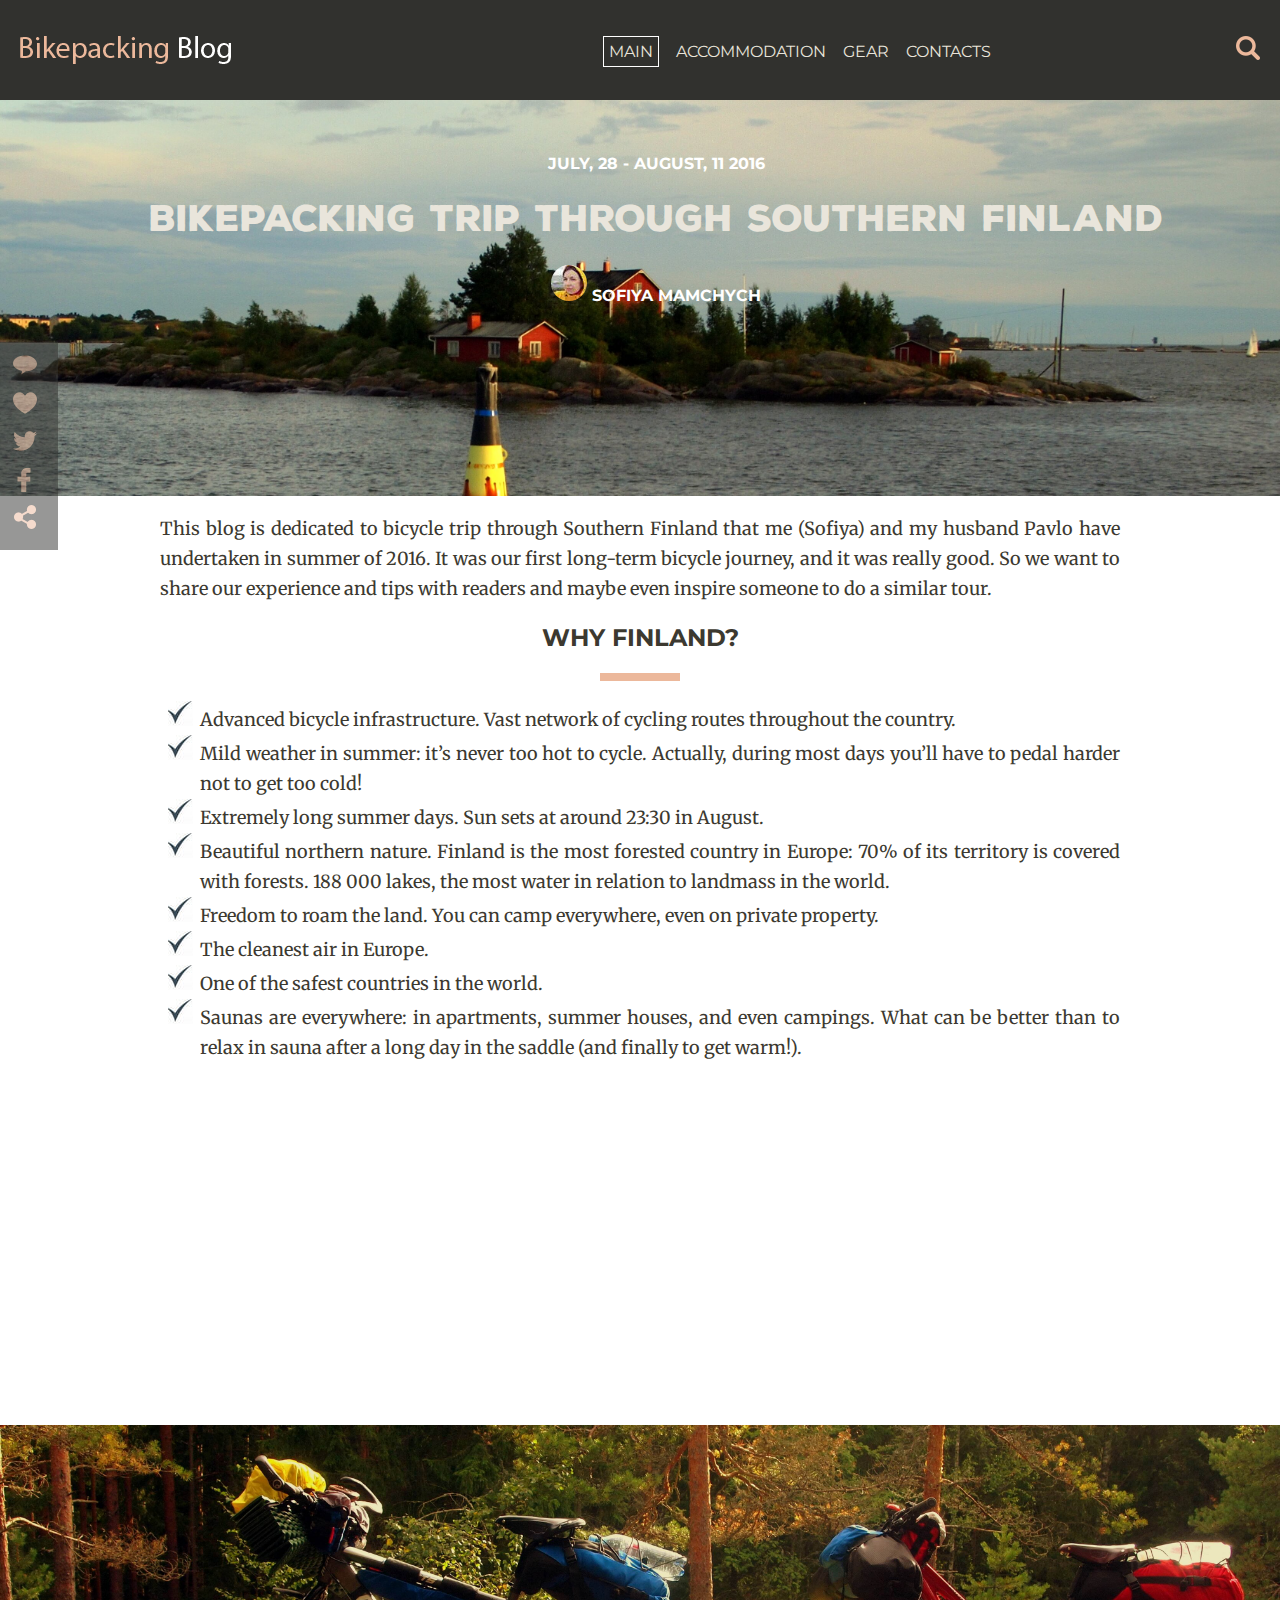
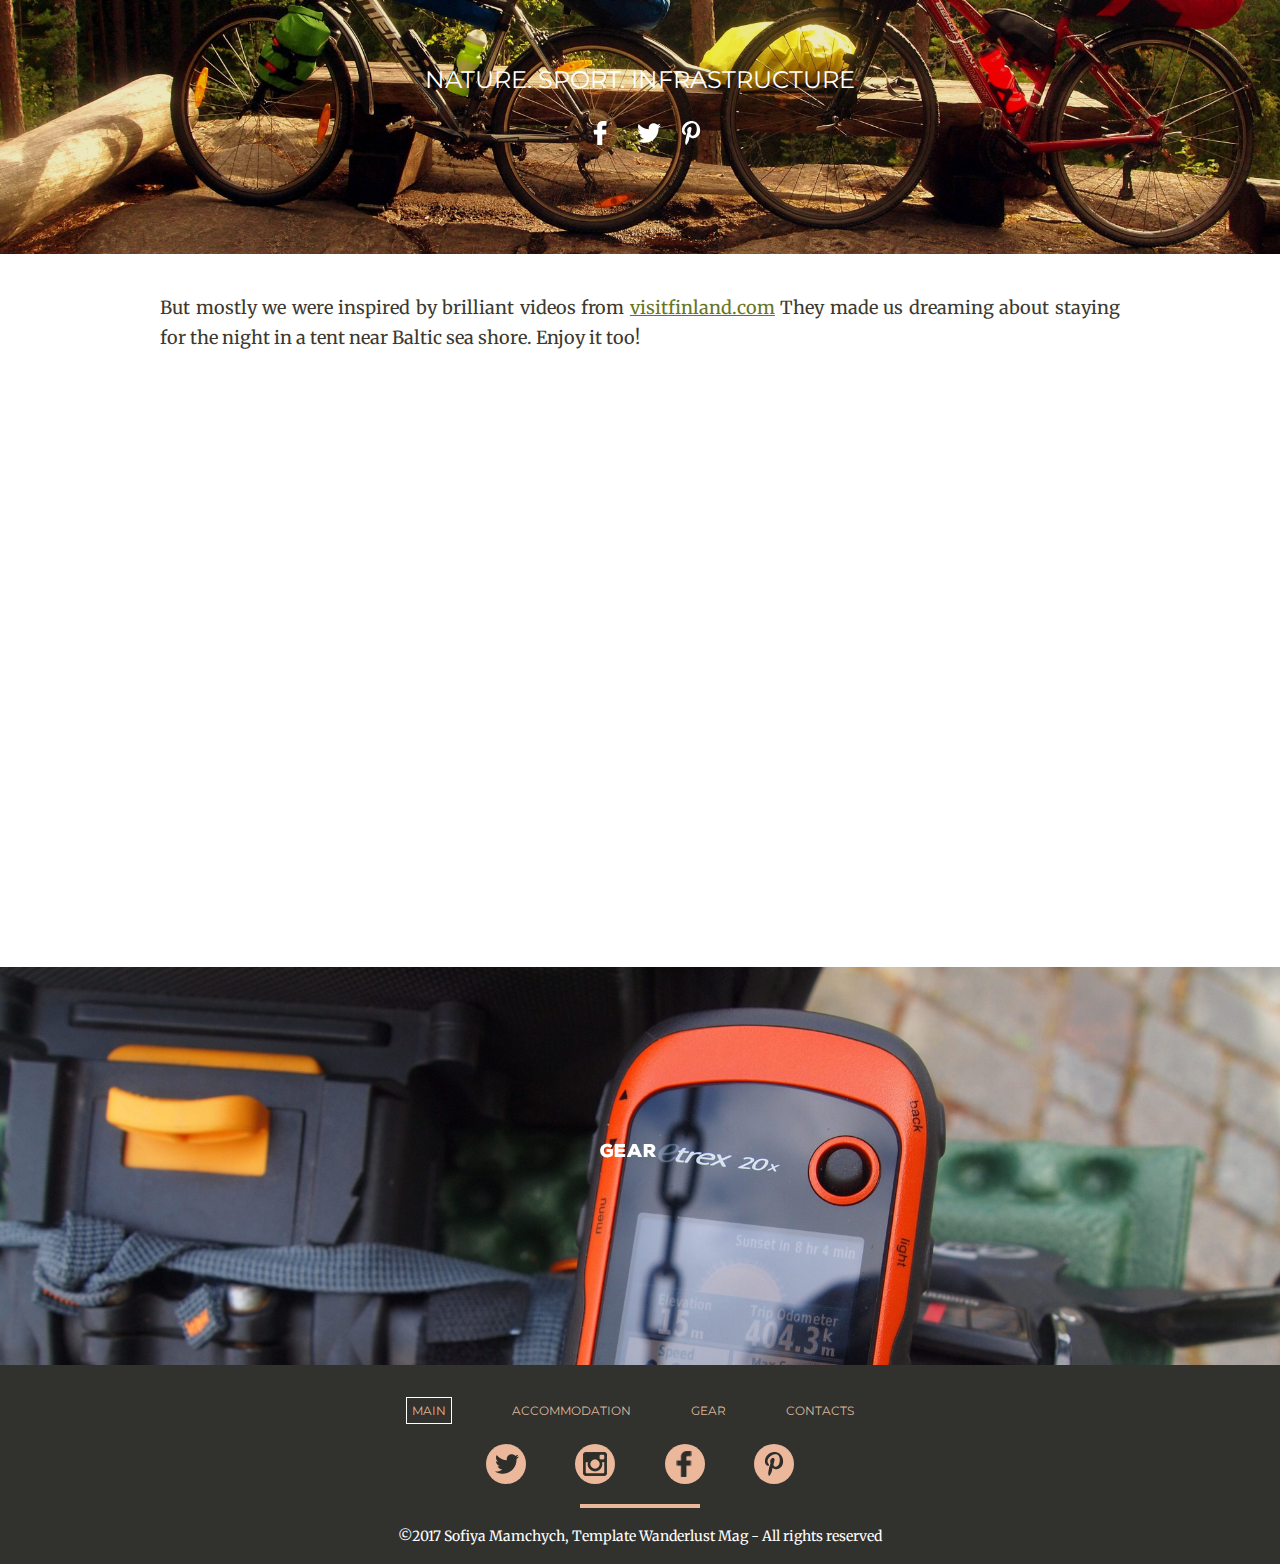
<file: index.html>
<!DOCTYPE html>
<html lang="en">
<head>
	<title>Home</title>
    <meta charset="utf-8"/>
    <meta name="viewport" content="width=device-width, initial-scale=1.0, maximum-scale=1.0, user-scalable=no">
    <link rel="stylesheet" href="style.css">
   	<link href="https://fonts.googleapis.com/css?family=Montserrat" rel="stylesheet">
   	<link href="https://fonts.googleapis.com/css?family=Merriweather" rel="stylesheet">
   	<link rel="stylesheet" type="text/css" href="slick/slick.css"/>

   	<script src="jquery.min.js"></script>
   	<script type="text/javascript" src="slick/slick.js"></script>


</head>
<body>

	<header>
		<div>
			<img class="headerphoto" src="img/header.jpg" alt="header">
			<img class="headerphoto1" src="img/header1.jpg" alt="header">
			<div class="headtext">
				<h3>July, 28 - August, 11 2016</h3>
				<h1>Bikepacking trip through Southern Finland</h1>
				<div class="author">
					<h3><a href="#"><img src="img/author.jpg" alt="author"></a>	Sofiya Mamchych</h3>
				</div>
			</div>
		</div>
		
		<div class="topline">
			<div>
				<a href="index.html"><img src="img/logo.png" alt="logo" class="logo"></a>
			</div>
			<div class="menulines">
				<ul class="menu">
				<li><a class="current" href="index.html">main</a></li>
				<li><a href="places.html">accommodation</a></li>
				<li><a href="gear.html">gear</a></li>
				<li><a href="contacts.html">contacts</a></li>
				</ul>
			</div>
			<div class="dropdown">
				<input type="checkbox" id="menumob">
 			 	<label for="menumob"> </label>
  				<div class="navigation-mob"> 
  					<nav>
						<a href="index.html">main</a>
						<a href="places.html">accommodation</a>
						<a href="gear.html">gear</a>
						<a href="contacts.html">contacts</a>
						
					</nav>
  				</div>
					
				<a href="#"><img src="img/search.png" alt="search" class="search"></a>	
			</div>

		</div>
	</header>

		<div class="back">
			<a href="#"><div class="bbl"></div></a>
			<a href="#"><div class="love"></div></a>
			<a href="#"><div class="twit"></div></a>
			<a href="#"><div class="faceb"></div></a>
			<a href="#"><div class="share"></div></a>
		</div>
	
	<div class="wrap">
		<article class="top-article"><p>This blog is dedicated to bicycle trip through Southern Finland that me (Sofiya) and my husband Pavlo have undertaken in summer of 2016. It was our first long-term bicycle journey, and it was really good. So we want to share our experience and tips with readers and maybe even inspire someone to do a similar tour. </p>
		<h2>Why Finland?</h2>
		<div class="midline"></div>
		<ul>

			<li>Advanced bicycle infrastructure. Vast network of cycling routes throughout the country. </li>
			<li>Mild weather in summer: it’s never too hot to cycle. Actually, during most days you’ll have to pedal harder not to get too cold!</li>
			<li>Extremely long summer days. Sun sets at around 23:30 in August.</li>
			<li>Beautiful northern nature. Finland is the most forested country in Europe: 70% of its territory is covered with forests. 188 000 lakes, the most water in relation to landmass in the world.</li>
			<li>Freedom to roam the land. You can camp everywhere, even on private property.</li>
			<li>The cleanest air in Europe.</li>
			<li>One of the safest countries in the world.</li>
			<li> Saunas are everywhere: in apartments, summer houses, and even campings. What can be better than to relax in sauna after a long day in the saddle (and finally to get warm!).</li>



		</ul>
		</article>
		<div>
			<iframe class="map" src="https://www.google.com/maps/embed?pb=!1m18!1m12!1m3!1d254083.63470273896!2d24.76009565589652!3d60.16370876542306!2m3!1f0!2f0!3f0!3m2!1i1024!2i768!4f13.1!3m3!1m2!1s0x46920bc796210691%3A0xcd4ebd843be2f763!2z0KXQtdC70YzRgdGW0L3QutGWLCDQpNGW0L3Qu9GP0L3QtNGW0Y8!5e0!3m2!1suk!2sua!4v1488058528345" frameborder="0" style="border:0" allowfullscreen></iframe>			
		</div>
		
	</div>

	<div class="mid-image">
		<img src="img/bikes.jpg" alt="">
		<div class="mid-text">Nature. Sport. Infrastructure</div>
		<div class="mid-soc">
			<a href="#"><div class="mid-fb"></div></a>
			<a href="#"><div class="mid-tw"></div></a>
			<a href="#"><div class="mid-pin"></div></a>
		</div>
	</div>
	<div class="wrap">
		<article>
			<p>But mostly we were inspired by brilliant videos from <a href="visitfinland.com">visitfinland.com</a> They made us dreaming about staying for the night in a tent near Baltic sea shore. Enjoy it too!</p>
		</article>
		<div class="youtube1">	
				<iframe class="youtube" width="320" height="180" src="https://www.youtube.com/embed/M4PaE0dtCTA" frameborder="0" allowfullscreen></iframe>
		</div>
		
	</div>
	<div>	
	
	<div class="carousel">
		

		<div class="carousel-img">
			<a href="gear.html">
				<span class="carousel-text">Gear</span>
				<img src="img/gear-header.jpg" alt="header">
			</a>
		</div>
		<div class="carousel-img">
			<a href="places.html">
				<span class="carousel-text">Places</span>
				<img src="img/places-header.jpg" alt="places-header">
			</a>
		</div>
		<div class="carousel-img">
			<a href="contacts.html">
				<span class="carousel-text">Contacts</span>
				<img src="img/contacts-header.jpg" alt="contacts header">
			</a>
		</div>
	</div>
	</div>
	


	<footer>
		<ul class="contact">
			<li><a class="current" href="index.html">main</a></li>
			<li><a href="places.html">accommodation</a></li>
			<li><a href="gear.html">gear</a></li>
			<li><a href="contacts.html">contacts</a></li>
		</ul>
		<div class="soc">
			<a href="#"><div class="tw"></div></a>
			<a href="#"><div class="inst"></div></a>
			<a href="#"><div class="fb"></div></a>
			<a href="#"><div class="pin"></div></a>
		</div>
		<div class="footline"></div>
		<div class="copyright">©2017 Sofiya Mamchych, Template Wanderlust Mag - All rights reserved</div>
		

	</footer>

<script type="text/javascript">
	$(document).ready(function(){
 		$('.carousel').slick({
    		autoplay: true,
    		nextArrow: '.arrow-next',
    		prevArrow: '.arrow-prev'
  		});
	});
</script>
	
</body>
</html>
</file>
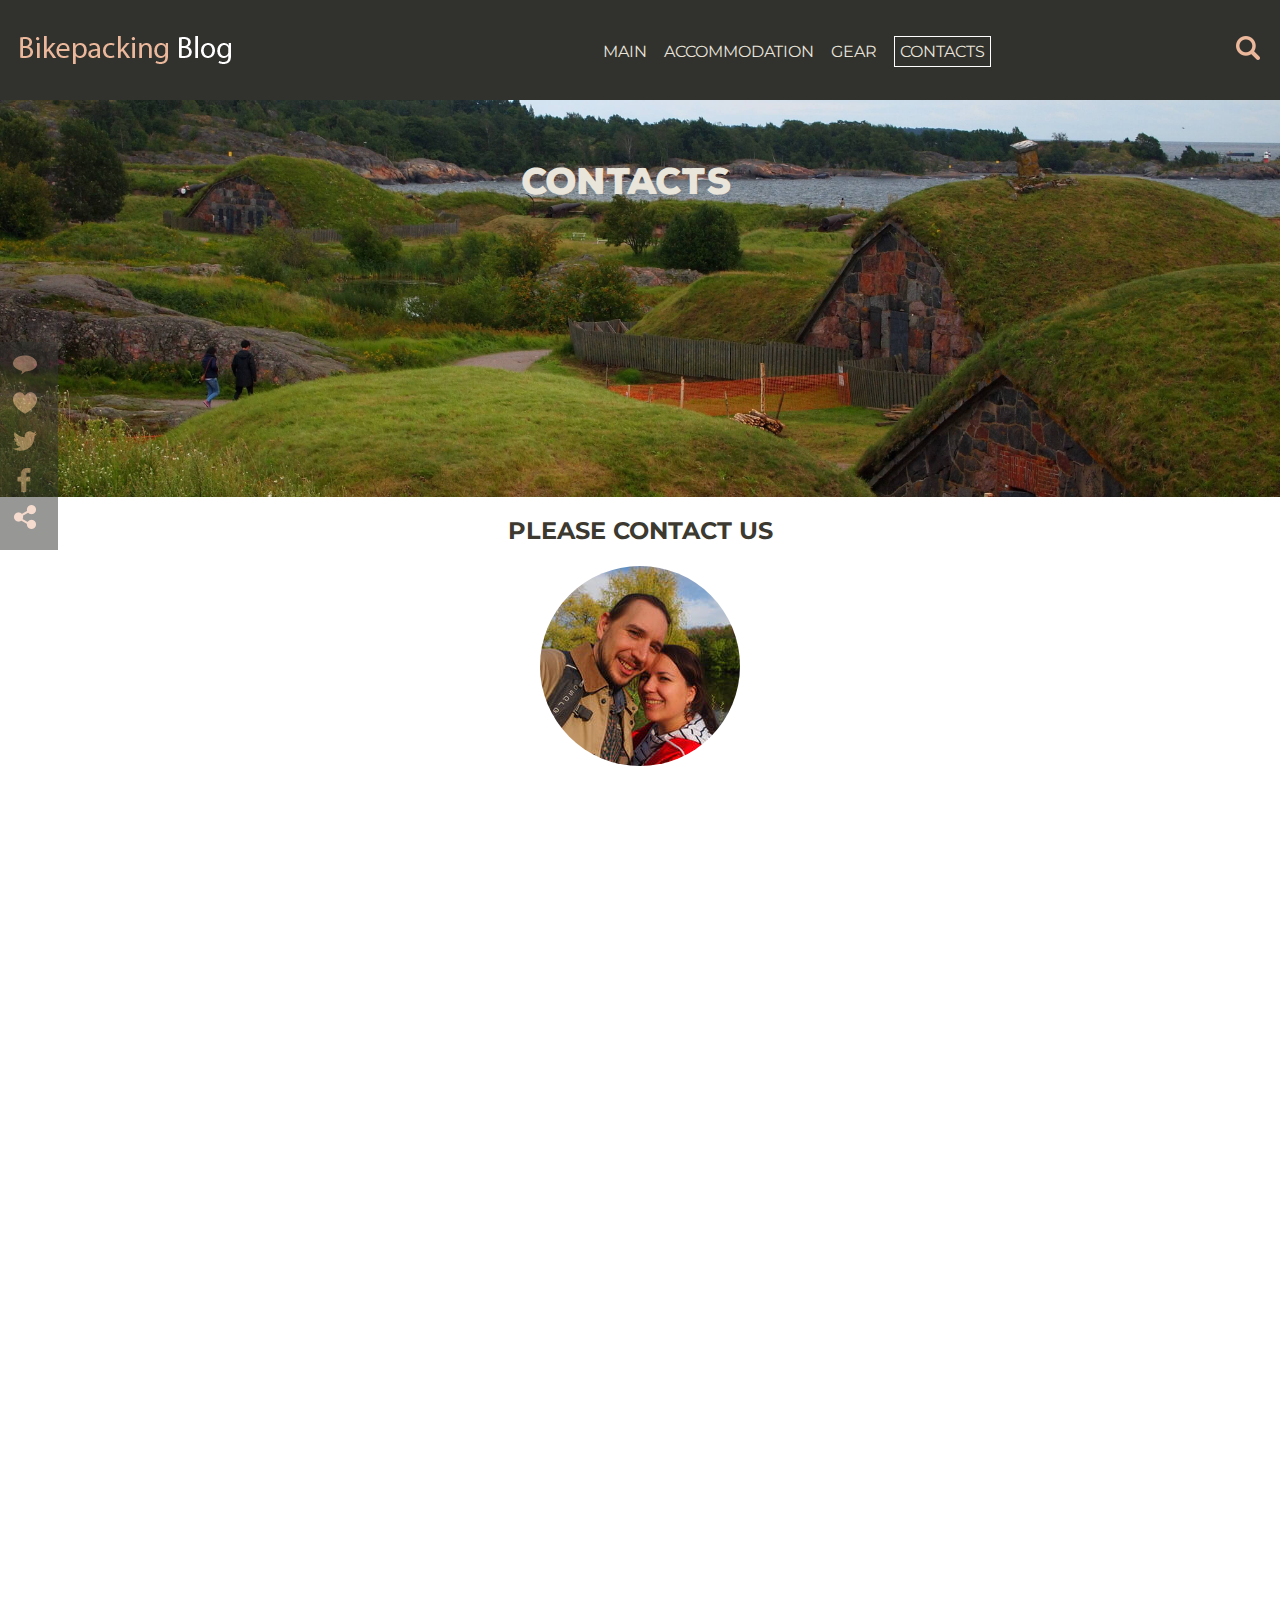
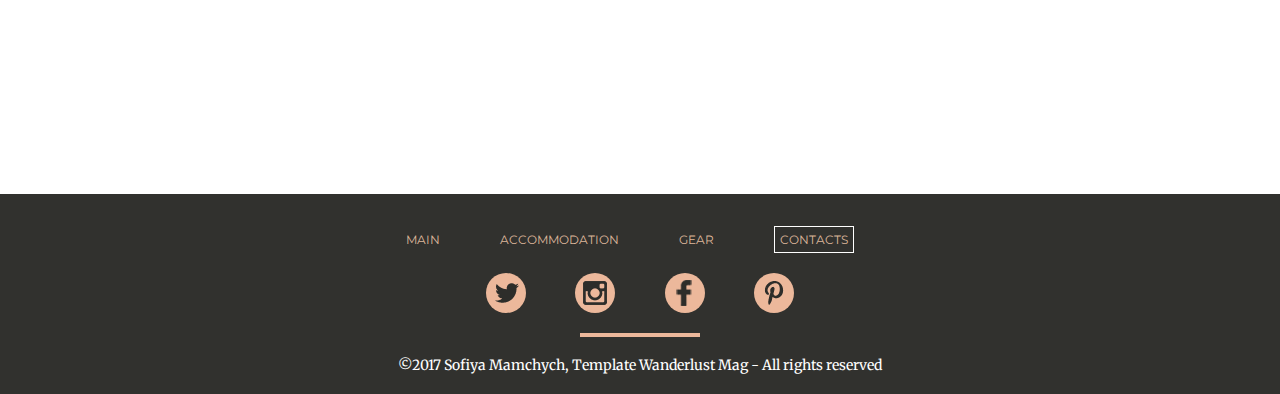
<file: contacts.html>
<!DOCTYPE html>
<html lang="en">
<head>
	<title>Contacts</title>
    <meta charset="utf-8"/>
    <meta name="viewport" content="width=device-width, initial-scale=1.0, maximum-scale=1.0, user-scalable=no">
    <link rel="stylesheet" href="style.css">
   	<link href="https://fonts.googleapis.com/css?family=Montserrat" rel="stylesheet">
   	<link href="https://fonts.googleapis.com/css?family=Merriweather" rel="stylesheet">


</head>
<body>

	<header>
		<div>
			<img class="headerphoto" src="img/contacts-header.jpg" alt="header">
			<img class="headerphoto1" src="img/contacts-header1.jpg" alt="header">
			<div class="headtext-contacts">

				<h1>Contacts</h1>
			
			</div>
		</div>
		
		<div class="topline">
			<div>
				<a href="index.html"><img src="img/logo.png" alt="logo" class="logo"></a>
			</div>
			<div class="menulines">
				<ul class="menu">
				<li><a href="index.html">main</a></li>
				<li><a href="places.html">accommodation</a></li>
				<li><a href="gear.html">gear</a></li>
				<li><a class="current" href="contacts.html">contacts</a></li>
				</ul>
			</div>
			<div class="dropdown">
				<input type="checkbox" id="menumob">
 			 	<label for="menumob"> </label>
  				<div class="navigation-mob"> 
  					<nav>
						<a href="index.html">main</a>
						<a href="places.html">accommodation</a>
						<a href="gear.html">gear</a>
						<a href="contacts.html">contacts</a>
						
					</nav>
  				</div>
					
					<a href="#"><img src="img/search.png" alt="search" class="search"></a>	
			</div>
		</div>
	</header>

	<div class="back">
			<a href="#"><div class="bbl"></div></a>
			<a href="#"><div class="love"></div></a>
			<a href="#"><div class="twit"></div></a>
			<a href="#"><div class="faceb"></div></a>
			<a href="#"><div class="share"></div></a>
	</div>
	<div class="wrap">
		<h2>Please contact us</h2>
			<img class="team" src="img/team.jpg" alt="team">
			<form>
			 	<iframe class="feedback" src="https://docs.google.com/forms/d/e/1FAIpQLSd-OyR0C9QM4QG8HvZLscDgq_yY2Qb7yLcIpE8cIsW2Gwwk-A/viewform?embedded=true" height="1000" frameborder="0" marginheight="0" marginwidth="0">Loading...</iframe>
			</form>
		
	</div>

	<footer>
		<ul class="contact">
			<li><a href="index.html">main</a></li>
			<li><a href="places.html">accommodation</a></li>
			<li><a href="gear.html">gear</a></li>
			<li><a class="current" href="contacts.html">contacts</a></li>
		</ul>
		<div class="soc">
			<a href="#"><div class="tw"></div></a>
			<a href="#"><div class="inst"></div></a>
			<a href="#"><div class="fb"></div></a>
			<a href="#"><div class="pin"></div></a>
		</div>
		<div class="footline"></div>
		<div class="copyright">©2017 Sofiya Mamchych, Template Wanderlust Mag - All rights reserved</div>
		

	</footer>
	
</body>
</html>
</file>
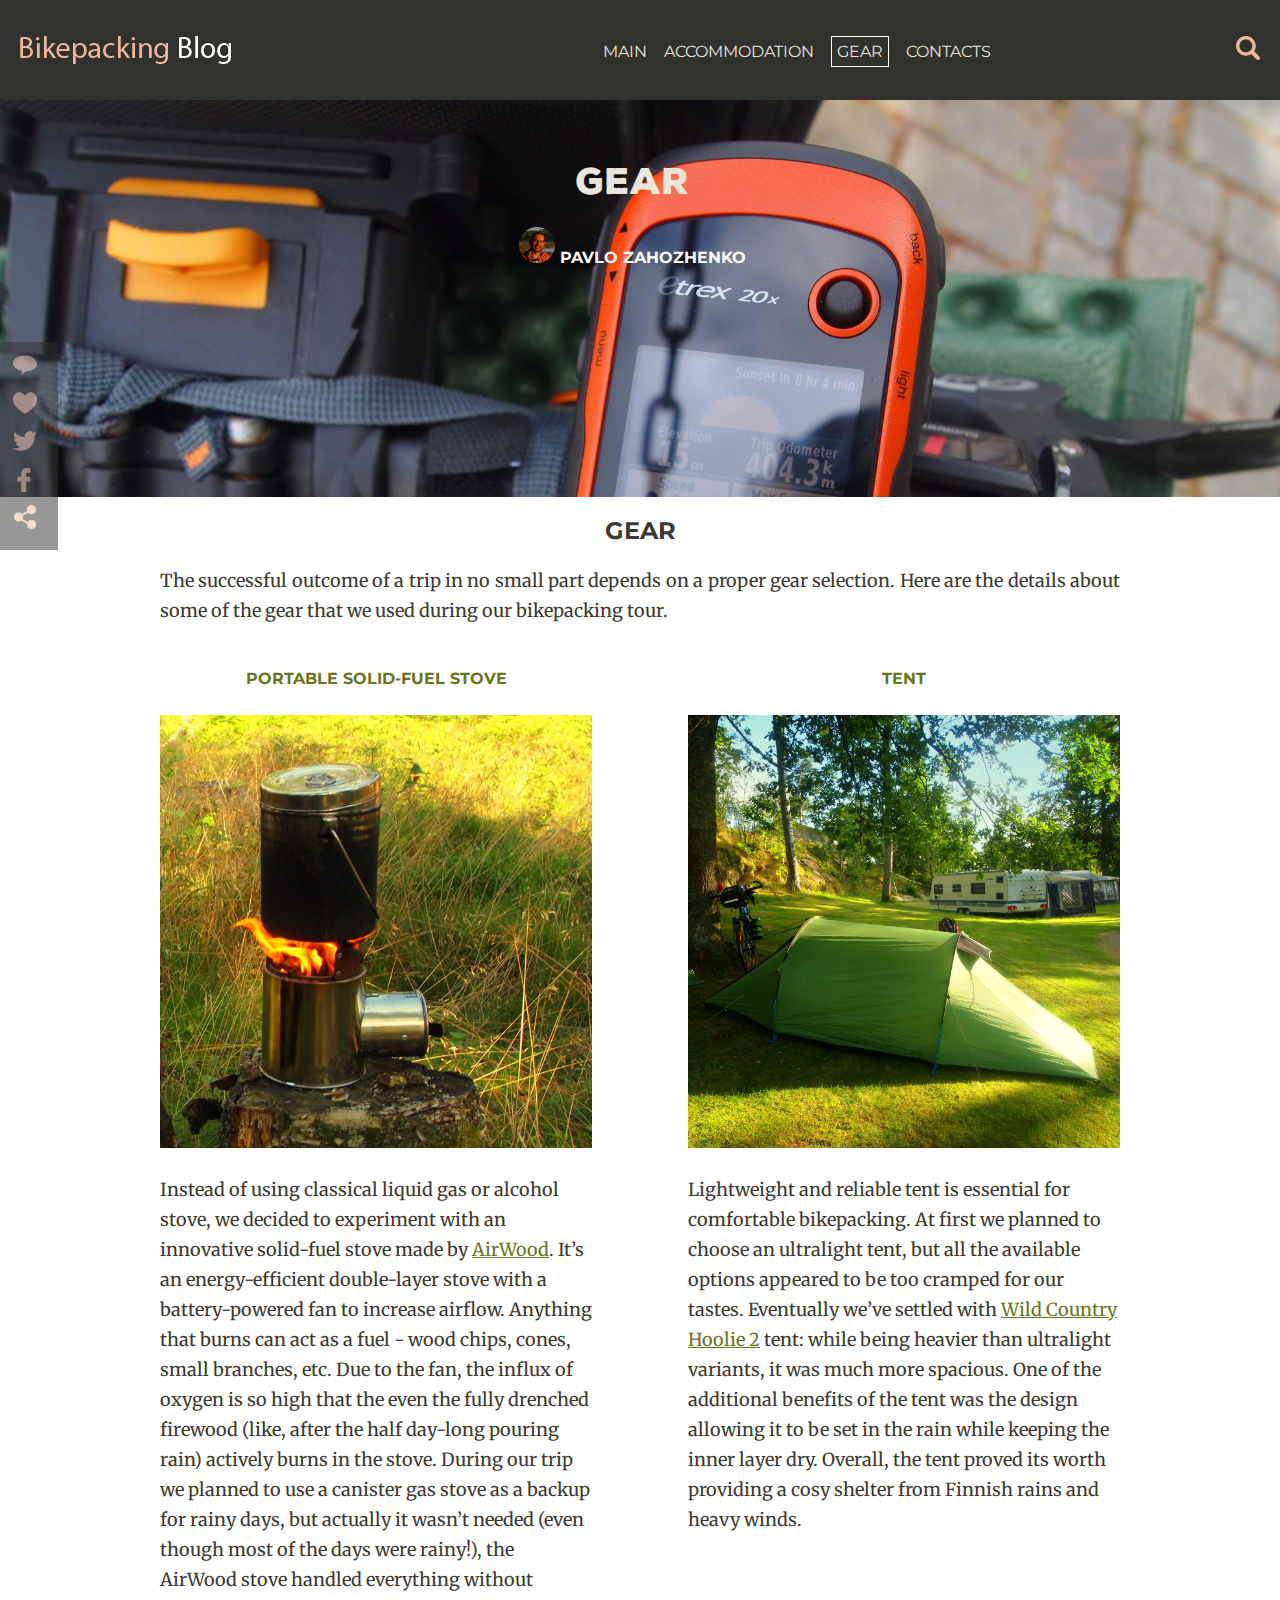
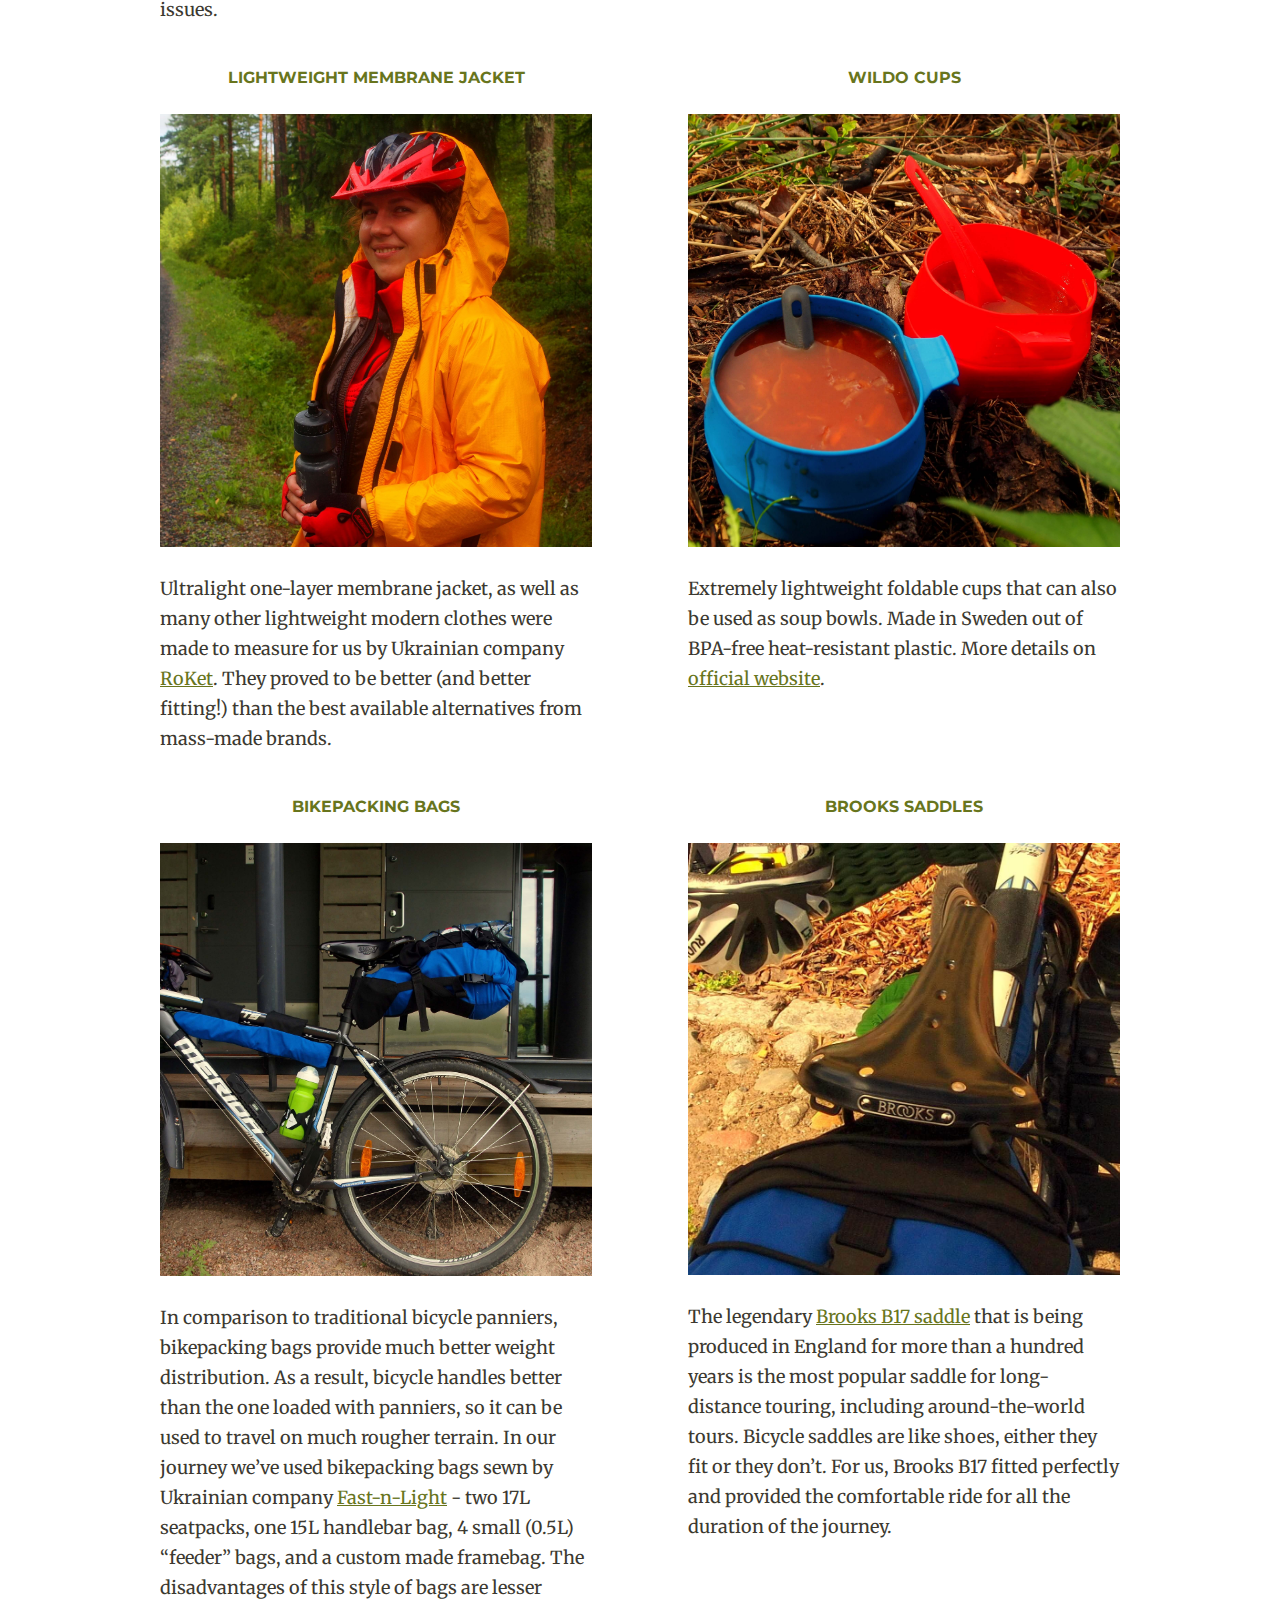
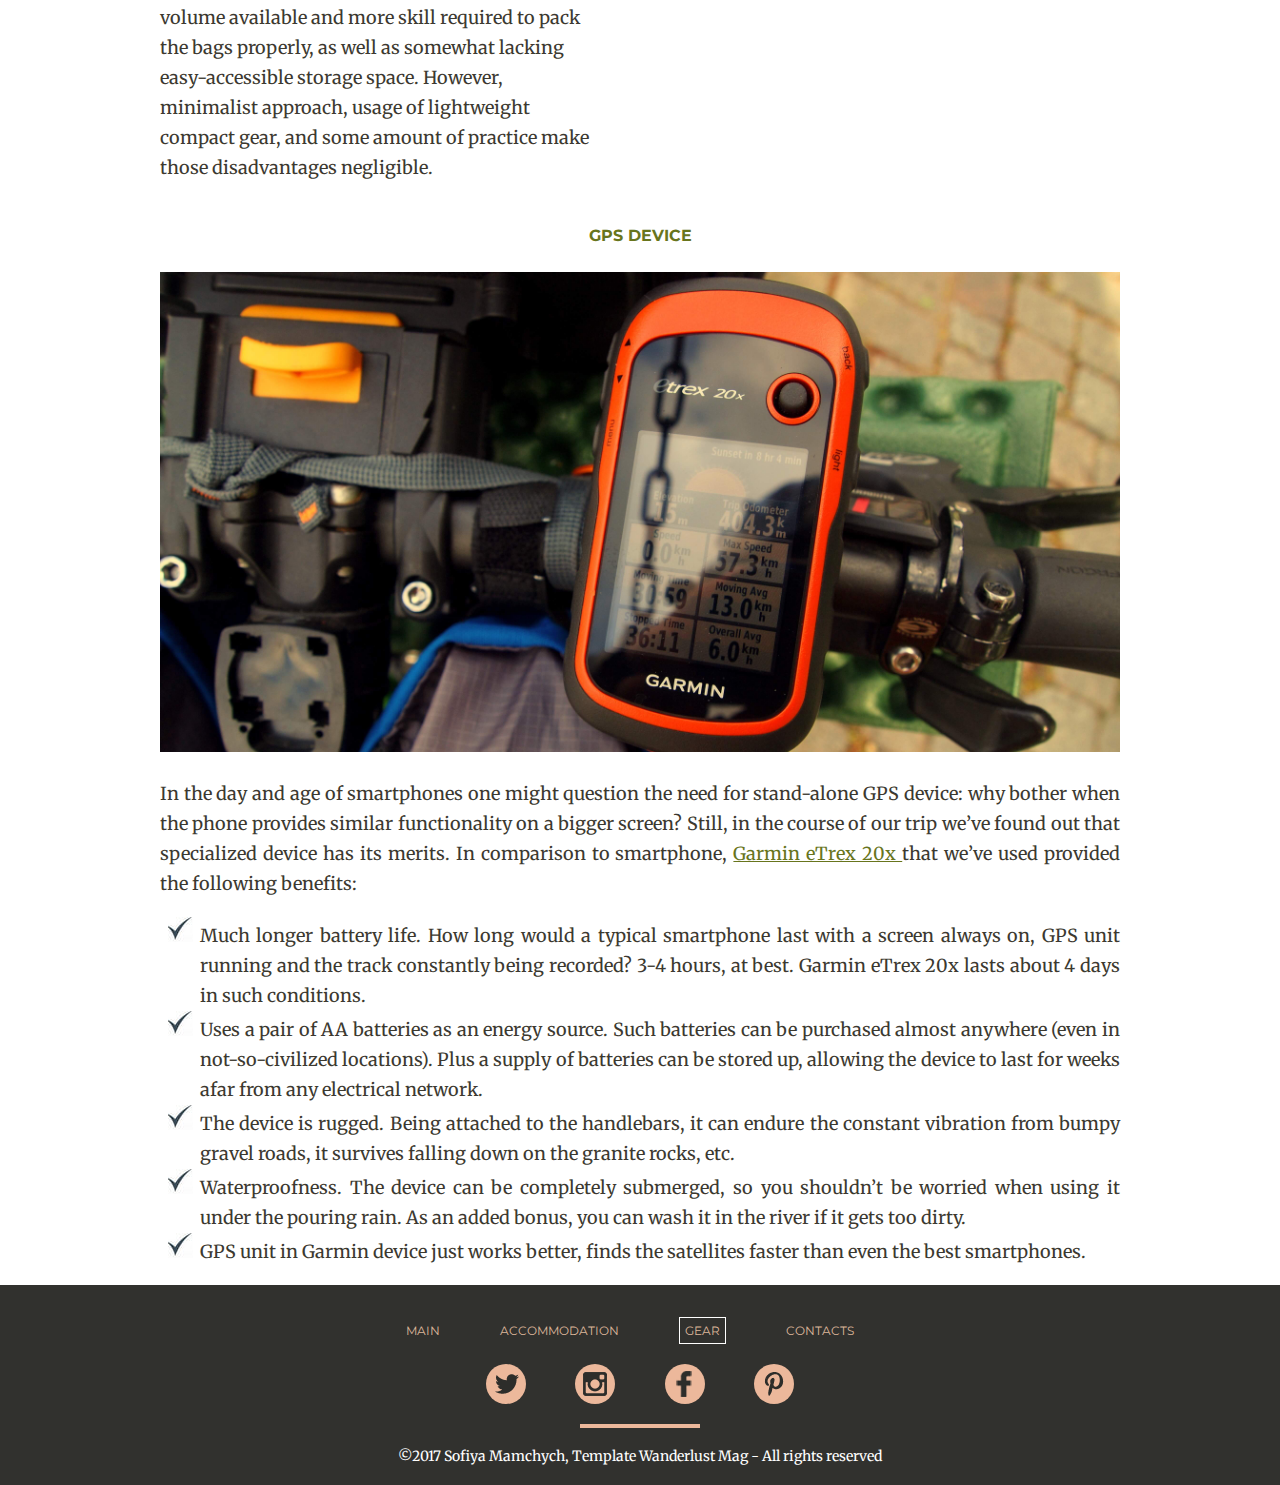
<file: gear.html>
<!DOCTYPE html>
<html lang="en">
<head>
	<title>Gear</title>
    <meta charset="utf-8"/>
    <meta name="viewport" content="width=device-width, initial-scale=1.0, maximum-scale=1.0, user-scalable=no">
    <link rel="stylesheet" href="style.css">
   	<link href="https://fonts.googleapis.com/css?family=Montserrat" rel="stylesheet">
   	<link href="https://fonts.googleapis.com/css?family=Merriweather" rel="stylesheet">


</head>
<body>

	<header>
		<div>
			<img class="headerphoto" src="img/gear-header.jpg" alt="header">
			<img class="headerphoto1" src="img/gear-header1.jpg" alt="header">

			<div class="headtext-gear">

				<h1>Gear</h1>
				<div class="author">
					<h3><a href="#"><img src="img/author1.jpg" alt="author"></a> Pavlo Zahozhenko</h3>
				</div>
			</div>
		</div>
		
		<div class="topline">
			<div>
				<a href="index.html"><img src="img/logo.png" alt="logo" class="logo"></a>
			</div>
			<div class="menulines">
				<ul class="menu">
				<li><a href="index.html">main</a></li>
				<li><a href="places.html">accommodation</a></li>
				<li><a class="current" href="gear.html">gear</a></li>
				<li><a href="contacts.html">contacts</a></li>
				</ul>
			</div>
			<div class="dropdown">
				<input type="checkbox" id="menumob">
 			 	<label for="menumob"> </label>
  				<div class="navigation-mob"> 
  					<nav>
						<a href="index.html">main</a>
						<a href="places.html">accommodation</a>
						<a href="gear.html">gear</a>
						<a href="contacts.html">contacts</a>
						
					</nav>
  				</div>
					
					<a href="#"><img src="img/search.png" alt="search" class="search"></a>	
				</div>
		</div>
	</header>

	<div class="back">
			<a href="#"><div class="bbl"></div></a>
			<a href="#"><div class="love"></div></a>
			<a href="#"><div class="twit"></div></a>
			<a href="#"><div class="faceb"></div></a>
			<a href="#"><div class="share"></div></a>
	</div>

	<div class="wrap">	
		<article>
			<h2>Gear</h2>
			<p>The successful outcome of a trip in no small part depends on a proper gear selection. Here are the details about some of the gear that we used during our bikepacking tour.</p>	
			<div class="gear-row">
				<div class="gear1">
					<h4>Portable solid-fuel stove</h4>
					<img class="gear-img" src="gear_photos/stove.jpg" alt="stove">

					<p>Instead of using classical liquid gas or alcohol stove, we decided to experiment with an innovative solid-fuel stove made by <a href="http://www.airwood-stove.com">AirWood</a>. It’s an energy-efficient double-layer stove with a battery-powered fan to increase airflow. Anything that burns can act as a fuel - wood chips, cones, small branches, etc. Due to the fan, the influx of oxygen is so high that the even the fully drenched firewood (like, after the half day-long pouring rain) actively burns in the stove. During our trip we planned to use a canister gas stove as a backup for rainy days, but actually it wasn’t needed (even though most of the days were rainy!), the AirWood stove handled everything without issues.</p>
				</div>
				<div class="gear2">
					<h4>Tent</h4>
					<img class="gear-img" src="img/camping1.jpg" alt="tent">
					<p>Lightweight and reliable tent is essential for comfortable bikepacking. At first we planned to choose  an ultralight tent, but all the available options appeared to be too cramped for our tastes. Eventually we’ve settled with <a href=" http://www.terra-nova.co.uk/tents-and-spares/all-tents/hoolie-2-tent-/ ">Wild Country Hoolie 2</a> tent: while being heavier than ultralight variants, it was much more spacious. One of the additional benefits of the tent was the design allowing it to be set in the rain while keeping the inner layer dry. Overall, the tent proved its worth providing a cosy shelter from Finnish rains and heavy winds.</p>
				</div>
			</div>
			<div class="gear-row">
				<div class="gear1">
					<h4>Lightweight membrane jacket</h4>
					<img class="gear-img" src="gear_photos/jacket.jpg" alt="jacket">
					<p>Ultralight one-layer membrane jacket, as well as many other lightweight modern clothes were made to measure for us by Ukrainian company <a href="http://roket.com.ua/">RoKet</a>. They proved to be better (and better fitting!) than the best available alternatives from mass-made brands.</p>
				</div>
				<div class="gear2">
					<h4>Wildo cups</h4>
					<img class="gear-img" src="gear_photos/wildo.jpg" alt="wildo">

					<p>Extremely lightweight foldable cups that can also be used as soup bowls. Made in Sweden out of BPA-free heat-resistant plastic. More details on <a href="http://www.wildo.se/products/fold-a-cup-big/">official website</a>.</p>
				</div>
			</div>
			<div class="gear-row">
				<div class="gear1">
					<h4>Bikepacking bags</h4>
					<img class="gear-img" src="gear_photos/bikepacking.jpg" alt="bags">
					<p>In comparison to traditional bicycle panniers, bikepacking bags provide much better weight distribution. As a result, bicycle handles better than the one loaded with panniers, so it can be used to travel on much rougher terrain. In our journey we’ve used bikepacking bags sewn by Ukrainian company <a href="http://fast-n-light.io.ua/">Fast-n-Light</a> - two 17L seatpacks, one 15L handlebar bag, 4 small (0.5L) “feeder” bags, and a custom made framebag. The disadvantages of this style of bags are lesser volume available and more skill required to pack the bags properly, as well as somewhat lacking easy-accessible storage space. However, minimalist approach, usage of lightweight compact gear, and some amount of practice make those disadvantages negligible.</p>
				</div>
				<div class="gear2">
					<h4>Brooks saddles</h4>
					<img class="gear-img" src="gear_photos/brooks.jpg" alt="brooks">
					<p>The legendary <a href=" http://www.brooksengland.com/en_us/b17-standard-7.html">Brooks B17 saddle</a> that is being produced in England for more than a hundred years is the most popular saddle for long-distance touring, including around-the-world tours. Bicycle saddles are like shoes, either they fit or they don’t. For us, Brooks B17 fitted perfectly and provided the comfortable ride for all the duration of the journey.</p>
				</div>
				
				
			</div>
			<div class="gear-row2">
			<div class="gear3">
					<h4>GPS Device</h4>
					<img class="gear-img" src="gear_photos/gps.jpg" alt="gps">
					<p>In the day and age of smartphones one might question the need for stand-alone GPS device: why bother when the phone provides similar functionality on a bigger screen? Still, in the course of our trip we’ve found out that specialized device has its merits. In comparison to smartphone, <a href=" https://buy.garmin.com/en-US/US/p/518046">Garmin eTrex 20x </a> that we’ve used provided the following benefits:</p>
					<ul>
					<li>Much longer battery life. How long would a typical smartphone last with a screen always on, GPS unit running and the track constantly being recorded? 3-4 hours, at best. Garmin eTrex 20x lasts about 4 days in such conditions.</li>
					<li>Uses a pair of AA batteries as an energy source. Such batteries can be purchased almost anywhere (even in not-so-civilized locations). Plus a supply of batteries can be stored up, allowing the device to last for weeks afar from any electrical network.</li>
					<li>The device is rugged. Being attached to the handlebars, it can endure the constant vibration from bumpy gravel roads, it survives falling down on the granite rocks, etc.</li>
					<li>Waterproofness. The device can be completely submerged, so you shouldn’t be worried when using it under the pouring rain. As an added bonus, you can wash it in the river if it gets too dirty.</li>
					<li>GPS unit in Garmin device just works better, finds the satellites faster than even the best smartphones.</li>
					</ul>
				</div>
			</div>

			</article>

	</div>


	<footer>
		<ul class="contact">
			<li><a href="index.html">main</a></li>
			<li><a href="places.html">accommodation</a></li>
			<li><a class="current" href="gear.html">gear</a></li>
			<li><a href="contacts.html">contacts</a></li>
		</ul>
		<div class="soc">
			<a href="#"><div class="tw"></div></a>
			<a href="#"><div class="inst"></div></a>
			<a href="#"><div class="fb"></div></a>
			<a href="#"><div class="pin"></div></a>
		</div>
		<div class="footline"></div>
		<div class="copyright">©2017 Sofiya Mamchych, Template Wanderlust Mag - All rights reserved</div>
		

	</footer>





	
</body>
</html>
</file>
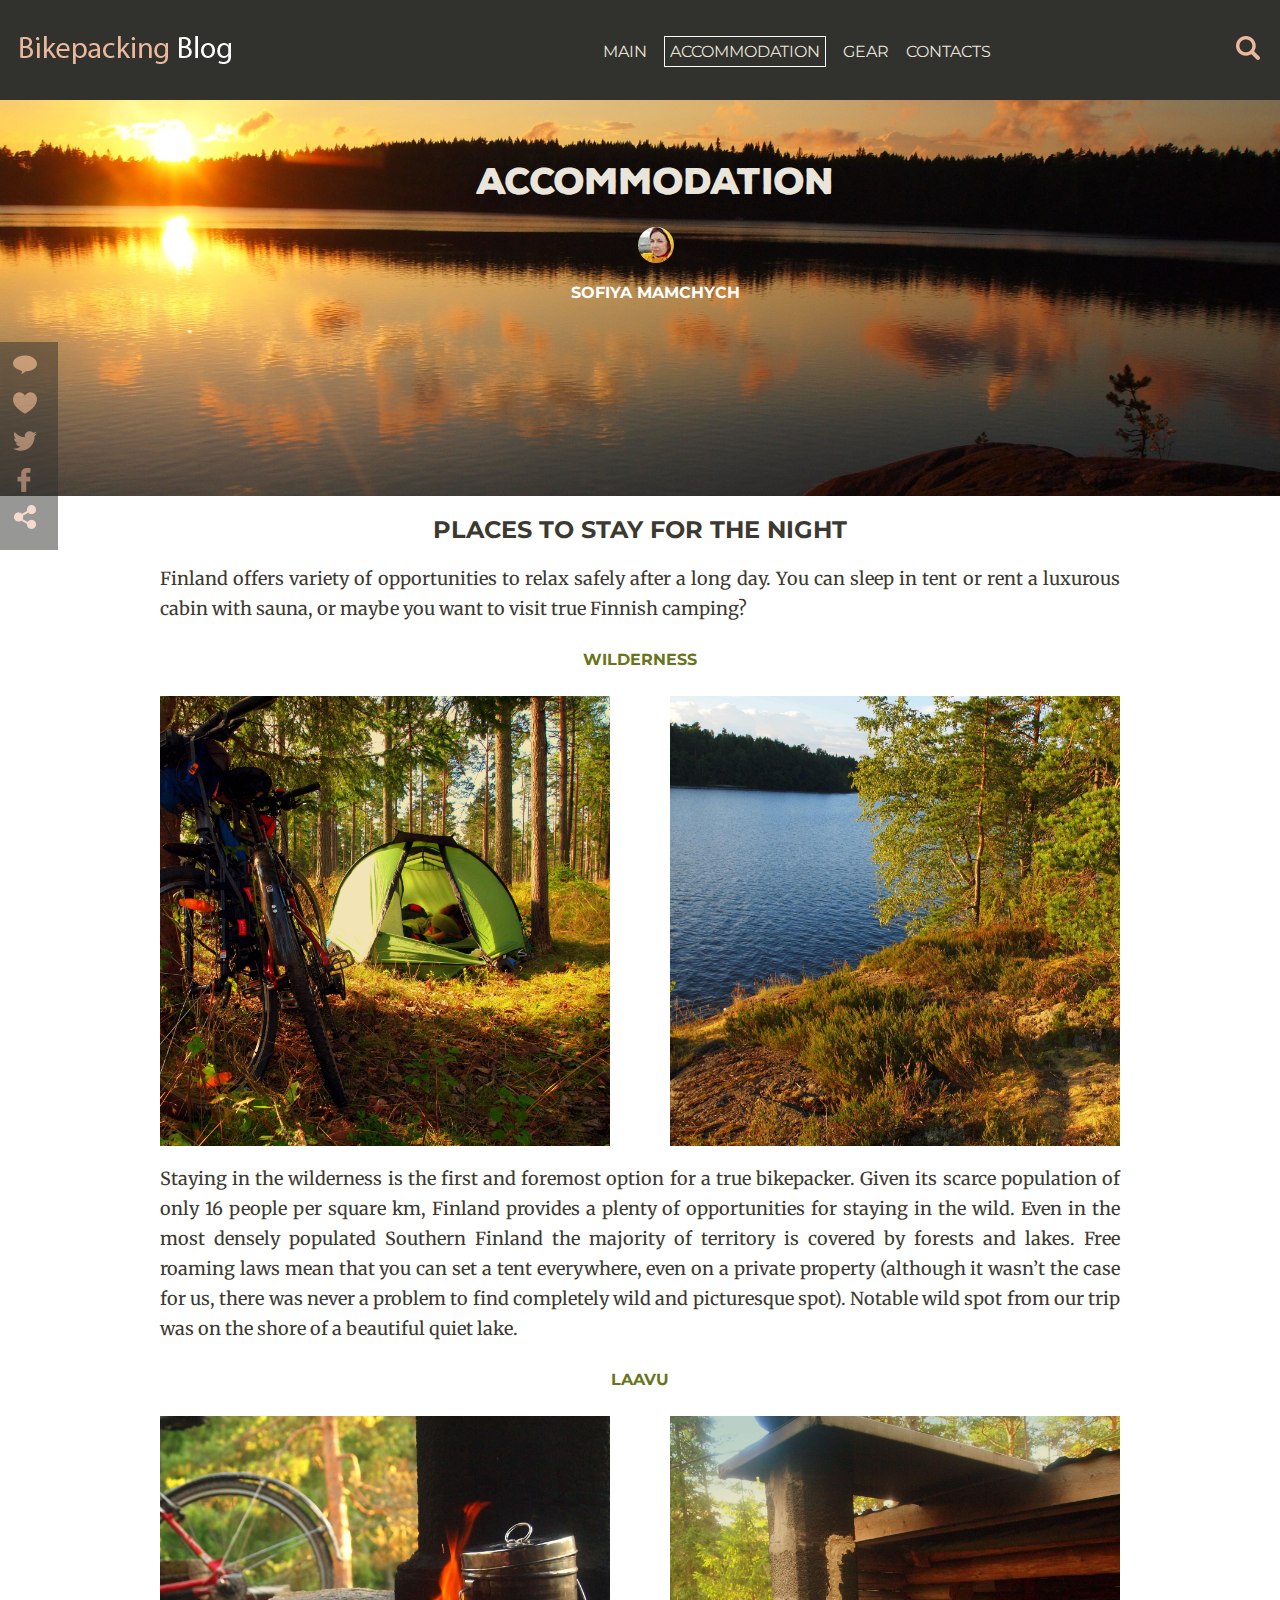
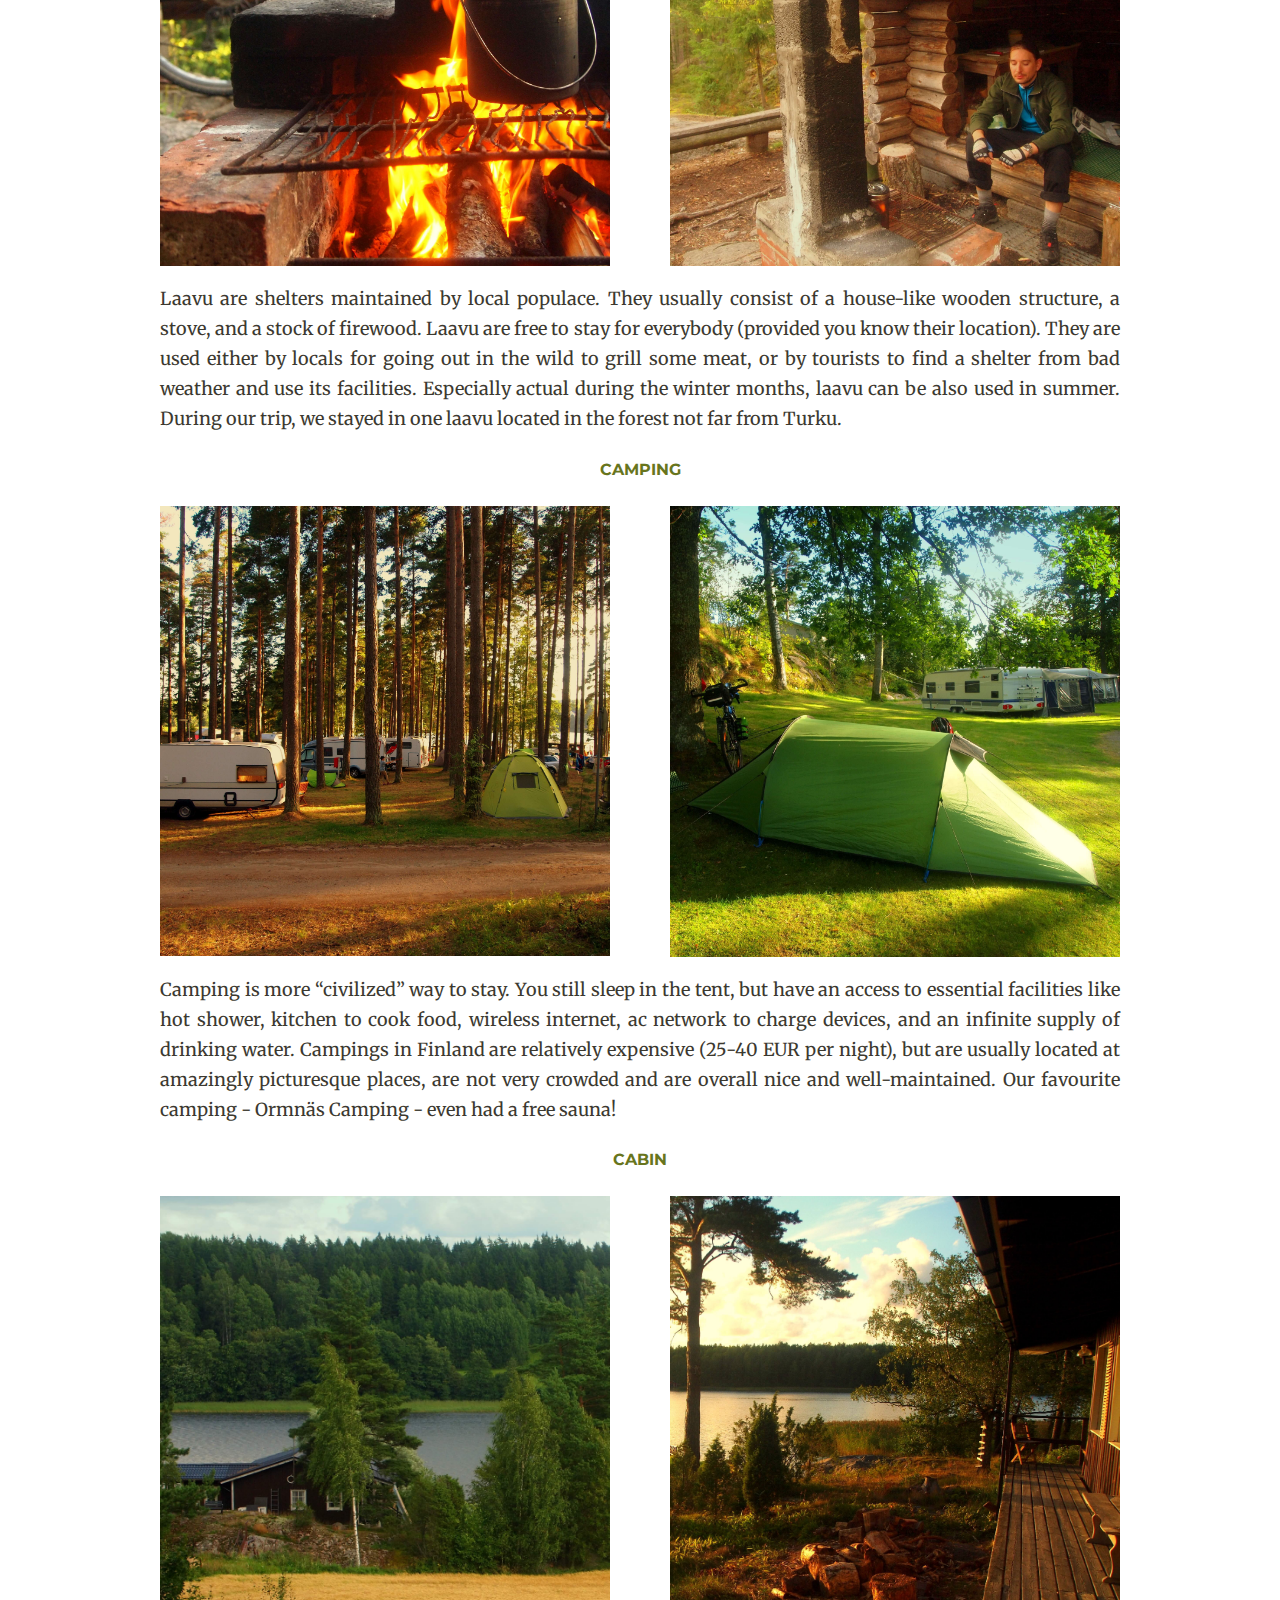
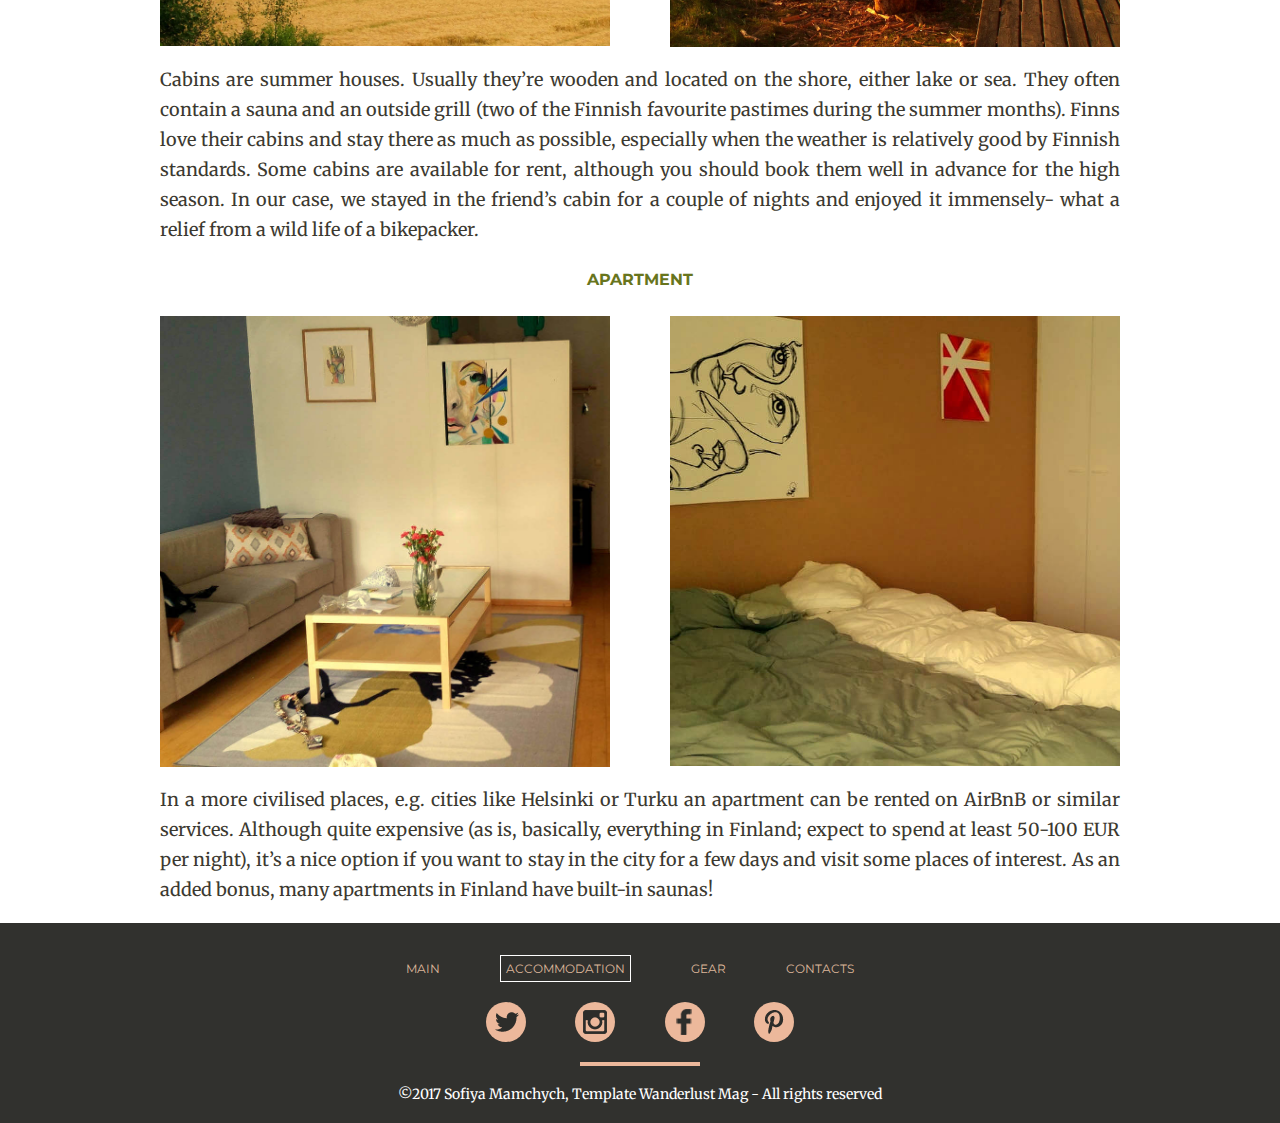
<file: places.html>
<!DOCTYPE html>
<html lang="en">
<head>
	<title>Places to stay</title>
    <meta charset="utf-8"/>
    <meta name="viewport" content="width=device-width, initial-scale=1.0, maximum-scale=1.0, user-scalable=no">
    <link rel="stylesheet" href="style.css">
   	<link href="https://fonts.googleapis.com/css?family=Montserrat" rel="stylesheet">
   	<link href="https://fonts.googleapis.com/css?family=Merriweather" rel="stylesheet">


</head>
<body>

	<header>
		<div>
			<img class="headerphoto" src="img/places-header.jpg" alt="header">
			<img class="headerphoto1" src="img/places-header1.jpg" alt="header">

			<div class="headtext-places">

				<h1>Accommodation</h1>
				<div class="author">
					<a href="#"><img src="img/author.jpg" alt="author"></a>
					<h3>Sofiya Mamchych</h3>
				</div>
			</div>
		</div>
		
		<div class="topline">
			<div>
				<a href="index.html"><img src="img/logo.png" alt="logo" class="logo"></a>
			</div>
			<div class="menulines">
				<ul class="menu">
				<li><a href="index.html">main</a></li>
				<li><a class="current" href="places.html">accommodation</a></li>
				<li><a href="gear.html">gear</a></li>
				<li><a href="contacts.html">contacts</a></li>
				</ul>
			</div>
			<div class="dropdown">
				<input type="checkbox" id="menumob">
 			 	<label for="menumob"> </label>
  				<div class="navigation-mob"> 
  					<nav>
						<a href="index.html">main</a>
						<a href="places.html">accommodation</a>
						<a href="gear.html">gear</a>
						<a href="contacts.html">contacts</a>
						
					</nav>
  				</div>
					
					<a href="#"><img src="img/search.png" alt="search" class="search"></a>	
				</div>
		</div>
	</header>

	<div class="back">
			<a href="#"><div class="bbl"></div></a>
			<a href="#"><div class="love"></div></a>
			<a href="#"><div class="twit"></div></a>
			<a href="#"><div class="faceb"></div></a>
			<a href="#"><div class="share"></div></a>
	</div>

	<div class="wrap">	
		<article>	
					<h2>places to stay for the night</h2>
					
					<p>	Finland offers variety of opportunities to relax safely after a long day. You can sleep in tent or rent a luxurous cabin with sauna, or maybe you want to visit true Finnish camping?</p>
					<h4>wilderness</h4>
					<div class="img-wrap"><img src="img/wilderness.jpg" alt="wilderness" class="stay-img stay1" ><img src="img/wilderness1.jpg" alt="wilderness1" class="stay-img stay2" ></div>
					<p>Staying in the wilderness is the first and foremost option for a true bikepacker. Given its scarce population of only 16 people per square km, Finland provides a plenty of opportunities for staying in the wild. Even in the most densely populated Southern Finland the majority of territory is covered by forests and lakes. Free roaming laws mean that you can set a tent everywhere, even on a private property (although it wasn’t the case for us, there was never a problem to find completely wild and picturesque spot). Notable wild spot from our trip was on the shore of a beautiful quiet lake.</p> 
					<h4>laavu</h4>
					<div class="img-wrap"><img src="img/laavu1.jpg" alt="laavu1" class="stay-img stay1" ><img src="img/laavu.jpg" alt="laavu" class="stay-img stay2" ></div>
					<p>	Laavu are shelters maintained by local populace. They usually consist of a house-like wooden structure, a stove, and a stock of firewood. Laavu are free to stay for everybody (provided you know their location). They are used either by locals for going out in the wild to grill some meat, or by tourists to find a shelter from bad weather and use its facilities. Especially actual during the winter months, laavu can be also used in summer. During our trip, we stayed in one laavu located in the forest not far from Turku.</p>
					<h4>camping</h4>
					<div class="img-wrap"><img src="img/camping.jpg" alt="camping" class="stay-img stay1"><img src="img/camping1.jpg" alt="camping1" class="stay-img stay2" ></div>
					<p>Camping is more “civilized” way to stay. You still sleep in the tent, but have an access to essential facilities like hot shower, kitchen to cook food, wireless internet, ac network to charge devices, and an infinite supply of drinking water. Campings in Finland are relatively expensive (25-40 EUR per night), but are usually located at amazingly picturesque places, are not very crowded and are overall nice and well-maintained. Our favourite camping - Ormnäs Camping - even had a free sauna!</p>
					<h4>cabin</h4>
					<div class="img-wrap"><img src="img/cabin1.jpg" alt="capin1" class="stay-img stay1" ><img src="img/cabin.jpg" alt="cabin" class="stay-img stay2" ></div>
					<p>Cabins are summer houses. Usually they’re wooden and located on the shore, either lake or sea. They often contain a sauna and an outside grill (two of the Finnish favourite pastimes during the summer months). Finns love their cabins and stay there as much as possible, especially when the weather is relatively good by Finnish standards. Some cabins are available for rent, although you should book them well in advance for the high season. In our case, we stayed in the friend’s cabin for a couple of nights and enjoyed it immensely- what a relief from a wild life of a bikepacker.</p>
					<h4>apartment</h4>
					<div class="img-wrap"><img src="img/apt.jpg" alt="apt" class="stay-img stay1" ><img src="img/apt1.jpg" alt="apt1" class="stay-img stay2" ></div>
					<p>In a more civilised places, e.g. cities like Helsinki or Turku an apartment can be rented on AirBnB or similar services. Although quite expensive (as is, basically, everything in Finland; expect to spend at least 50-100 EUR per night), it’s a nice option if you want to stay in the city for a few days and visit some places of interest. As an added bonus, many apartments in Finland have built-in saunas!</p>
					

		</article>

	</div>


	<footer>
		<ul class="contact">
			<li><a href="index.html">main</a></li>
			<li><a class="current" href="places.html">accommodation</a></li>
			<li><a href="gear.html">gear</a></li>
			<li><a href="contacts.html">contacts</a></li>
		</ul>
		<div class="soc">
			<a href="#"><div class="tw"></div></a>
			<a href="#"><div class="inst"></div></a>
			<a href="#"><div class="fb"></div></a>
			<a href="#"><div class="pin"></div></a>
		</div>
		<div class="footline"></div>
		<div class="copyright">©2017 Sofiya Mamchych, Template Wanderlust Mag - All rights reserved</div>
		

	</footer>





	
</body>
</html>
</file>
<file: style.css>
*{
	box-sizing: border-box;
}

body{
	min-width: 320px;
	margin: 0 auto;
}


@font-face {
    font-family: NexaRustSans;
    src: url(NexaRustSans-Black.otf);
}


.wrap{
	max-width: 960px;
	margin:0 auto;
}

.headerphoto, .headerphoto1{
	display: block;
	width: 100%;
	border-top: 100px #31312e solid;
}

.headerphoto{
	display: none;
}


.topline{
	position: absolute;
	top: 36px;
	width: 100%;
	display: flex;
	flex-direction: row;
	justify-content: space-between;
	padding: 0 10px 0px 20px;
	
}
.menulines{
	display: none;
}

.dropdown{
	margin-left: 20px;
}
.dropdown label{
	display: inline-block;
	width: 24px;
	height: 22px;
	background-image: url(img/menu.png);
	transition: 1s;
	cursor: pointer;
}
.dropdown input{
  display: none;
}

.dropdown input~div{
  display: none;
}

.dropdown input:checked~div{
  display: block;
  background-color: white;
  border: 1px solid #ccc;
  width: 100%;
  box-sizing: border-box;
  padding: 10px;
  transition: 1s;

  }

.navigation-mob{
	
	position: absolute;
  	right: 0;
  	top: 64px;
}

nav a{
    text-decoration: none;
	font-family: "Montserrat";
	color: #31312e;
	text-transform: uppercase;
	line-height: 2;
	text-align: right;
}
nav{
	display: flex;
	flex-direction: column; 
	
}
nav a:hover{
	background-color: rgb(222, 183, 155);
}


.headtext, .headtext-places, .headtext-contacts, .headtext-gear{
	position: absolute;
	top: 136px;
	text-align: center;
}

.headtext{
	left: calc(50% - 160px);
	
}

.headtext-places{
	left: calc(50% - 114px);
}

.headtext-contacts{
	left: calc(50% - 48px);
	
}

.headtext-gear{
	left: calc(50% - 118px);
}

h3{
 	font-size: 16px;
  	font-family: "Montserrat";
  	color: rgb(255, 255, 255);
  	text-transform: uppercase;
  	line-height: 1.2;
}

h4{
	font-size: 16px;
	text-align: center;
	bottom: 80px;
	font-family: "Montserrat";
  	color: #68751D;
  	text-transform: uppercase;
  	line-height: 1.8;
}

.author img{
	border-radius: 50%;
}



h1{
	font-size: 16px;
  	font-family: "NexaRustSans", "Montserrat", Arial;
  	color: rgb(233, 229, 219);
  	line-height: 1.2;
  	text-align: center;
}

.back{
	width: 50px;
	margin-left: calc(50% - 100px);
	display: flex;
	flex-direction: row;
    box-sizing: content-box;
    padding: 4px;
}

.back div{
	width: 28px;
	height: 28px;
	margin: 5px; 
	background-image: url(img/share.png);
}
.back div:hover{
	background-image: url(img/share1.png);
}

.bbl{
	background-position: 0 82px; 
}

.love{
	background-position: 0 187px;
}

.twit{
	background-position: 0 236px;
}

.faceb{
	background-position: 4px 291px;
}

.share {
	background-position: 0 2px;
}

ul {
	list-style-image: url(img/ul.jpg);
}

article{
	padding: 20px;
	text-align: justify;
	font-size: 18px;
    font-family: "Merriweather";
    color: rgb(60, 57, 48);
    line-height: 1.667;

}
 h2{
	font-size: 24px;
  	font-family: "Montserrat";
  	color: rgb(60, 57, 48);
  	text-transform: uppercase;
  	line-height: 1.2;
  	text-align: center;
}

.map{
	margin-bottom: 40px;
}
.map{
	margin-left: calc(50% - 150px);
	width: 300px;
	height: 200px;
}

.midline{
	width: 80px;
	height: 8px;
	margin-top: 20px;
	margin-bottom: 20px;
	margin-left: calc(50% - 40px);
	background-color: #ECB89B;
}

.mid-image {
	margin-bottom: -50px;
}
.mid-image img{
	width: 100%;
}

.mid-text{
	position: relative;
	font-size: 12px;
	text-align: center;
	bottom: 80px;
	font-family: "Montserrat";
  	color: rgb(255, 255, 255);
  	text-transform: uppercase;
  	line-height: 1.8;
}

.mid-soc{

	display: flex;
	flex-direction: row;
	justify-content: center;
	position: relative;
	bottom: 80px;
}



.mid-soc div{
	height: 24px;
	width: 24px;
	margin-left: 20px; 
	background-image: url(img/mid-soc.png);
}

.mid-fb{
	background-position: -5px -52px;
}

.mid-tw{
	background-position: -5px 2px;
}

.mid-pin{
	background-position: -5px 56px;
}

.mid-soc div:hover{
	background-image: url(img/mid-soc1.png)
}

.youtube{
	margin-bottom: 20px;
	margin-left: calc(50% - 160px);
	width: 320px;
	height: 180px;
}

.stay-img{
	width: 100%;
	
}

.team{
	border-radius: 50%;
	margin-left: calc(50% - 100px);
	animation-name: team-photo;
	animation-duration: 0.5s; 
}
.team:hover{

	animation-name: team-photo-hover;
	animation-duration: 1s;
}


.feedback{
	margin-left: calc(50% - 150px);
	margin-top: 20px;
	width: 300px;
}


@keyframes team-photo{
	0% {transform: none;}
	25% {transform: rotate(3deg);}
	50%{transform: rotate(-3deg);}
}

@keyframes team-photo-hover{
	0% {transform: none;}
	25% {transform: rotate(10deg);}
	50%{transform: rotate(-10deg);}
}

.carousel-img img{
	width: 100%;
}

.carousel-text{
	position: relative;
	top: 70px;
	
	left: calc(50% - 40px);

}
.carousel-img a{
	text-decoration: none;
	color: white;
	font-family: "NexaRustSans";
  	text-transform: uppercase;
  	line-height: 1.8;
  	font-size: 18px;
}

.gear-img {
	width: 100%;
}

article a{
	color: #68751D;
}

footer{
	min-height: 100px;
	background-color: #31312e;
	box-sizing: content-box;
	padding: 20px;
}

.contact{

	display: flex;
	flex-direction: row;
	justify-content: center;
	margin-right: 32px;
}

.contact li{

	list-style: none;
	margin-right: 5%;
}

.contact li a{
	text-decoration: none;
	font-size: 12px;
  	font-family: "Montserrat";
  	color: rgb(222, 183, 155);
  	text-transform: uppercase;
  	
}

.contact li a:hover{
	color: #68751D;
}

 .current {
		border: 1px solid white;
		padding: 5px;
	}


.soc{
	display: flex;
	flex-direction: row;
	justify-content: center;
	margin-top: 25px;
	
}

.soc div{
	background-color: #ECB89B;
	height: 40px;
	width: 40px;
	border-radius: 50%;
	background-image: url(img/soc.png);

}

.soc a{
	margin-left: 2%;
	margin-right: 2%;
}

.soc div:hover{
	background-color: #68751D;
}
.tw{
	background-position: -1px 110px;
}
.inst{
	background-position: -2px 8px;
}
.fb{
	background-position: 1px 43px;
}

.pin{
	background-position: 0px 78px;
}


.footline{
	width: 120px;
	height: 4px;
	margin-top: 20px;
	margin-bottom: 20px;
	margin-left: calc(50% - 60px);
	background-color: #ECB89B;
}

.copyright{
	width: 100%;
	text-align: center;
	font-size: 14px;
    font-family: "Merriweather";
    color: rgb(255, 255, 255);
    line-height: 1.2;
}



@media(min-width: 412px){
	h1{
		font-size: 22px;
	}

	.headtext{
		left: calc(50% - 209px);
	}

	.topline{
		padding: 0 20px 0px 20px;
	}
	.headtext-contacts{
	left: calc(50% - 68px);
	
	}
	
}

@media (min-width: 575px){
	.carousel-text{
		top: 105px;
	}

	.headtext{
		left: calc(50% - 310px);
	}
	.headtext-gear{
	left: calc(50% - 108px);
	}


	.mid-text{
		font-size: 24px;
		bottom: 200px;
	}

	.mid-soc{
		bottom: 180px;
	}
	
	.back{
	width: 50px;
	height: 200px;
	background-color: #31312e;
	position: fixed;
	left: 0;
	margin-left: 0;
	bottom: calc(50% - 100px);
	display: flex;
	flex-direction: column;
    box-sizing: content-box;
    padding: 4px;
    opacity: 0.5;
    z-index: 10;

	}

	.back:hover{
		opacity: 1;
	}

	.headtext-contacts{
	left: calc(50% - 68px);
	
	}

	
}


@media (min-width: 652px){
	.headerphoto1{
		display: none;

	}
	.headerphoto{
		display: block;
	}



	.headtext {
		top: 138px;
		
	}

	
	.feedback{
	width: 600px;
	margin-left: calc(50% - 300px);
	
	}


}
@media (min-width:780px){
	.dropdown input:checked~div{
		display: none;
	}


	.menulines{
		display: block;
		margin-left: 10%;
		margin-top: -10px;
	}

	.menu{	
	display: flex;
	flex-direction: row;
	justify-content: center;
	
	}

	.menu li{

	list-style: none;
	margin-right: 5%;
	}

	.menu li a {
		text-decoration: none;
		font-size: 16px;
	  	font-family: "Montserrat";
	  	color: rgb(233, 229, 219);
	  	text-transform: uppercase;
	  	line-height: 1.2;
	  	text-align: left;
	}
	

	.menu li a:hover{
		color: #e0c34f;
	}

	.dropdown label{
		display: none;
	}
	h1{
		font-size:26px;
	}
	.headtext {
	left: calc(50% - 365px);
	}

	.map{
		width: 640px;
		height: 300px;
		margin-left: calc(50% - 320px);
	}
	
	.youtube{
		margin-left: calc(50% - 320px);
		width: 640px;
		height: 360px;
	}
	.stay1{
		float: left;
	}
	.stay2{
		float: right;
	}
	
	
	.img-wrap:after{
	content: '';
	display: block;
	clear:both;
	}

	.carousel-text{
		top: 145px;
	}
	.headtext-contacts{
	left: calc(50% - 118px);
	
	}

	.contact{

	margin-right: 0;
}
	
}

@media (min-width:960px){
	
	article{
		padding: 0px;
	}

	h1{
		font-size:36px;
	}
	
	.headtext {
	left: calc(50% - 491px);
	}
	
	.headtext-places{
	left: calc(50% - 164px);
	}
	
	.headtext-gear{
	left: calc(50% - 121px);
	}

	.map{
		width: 960px;
		height: 300px;
		margin-left: calc(50% - 480px);
	}

	.youtube{
		margin-left: calc(50% - 480px);
		width: 960px;
		height: 540px;
	}
	.stay-img{
		width: 450px;
		
	}
	
	.gear1{
	float: left;
	width: 45%;
	text-align: left;
	}

	.gear2{
	float: right;
	width: 45%;
	text-align: left;
	}

	.gear-row:after{
	content: '';
	display: block;
	clear:both;
	}
	.carousel-text{
		top: 200px;
	}

}
</file>
